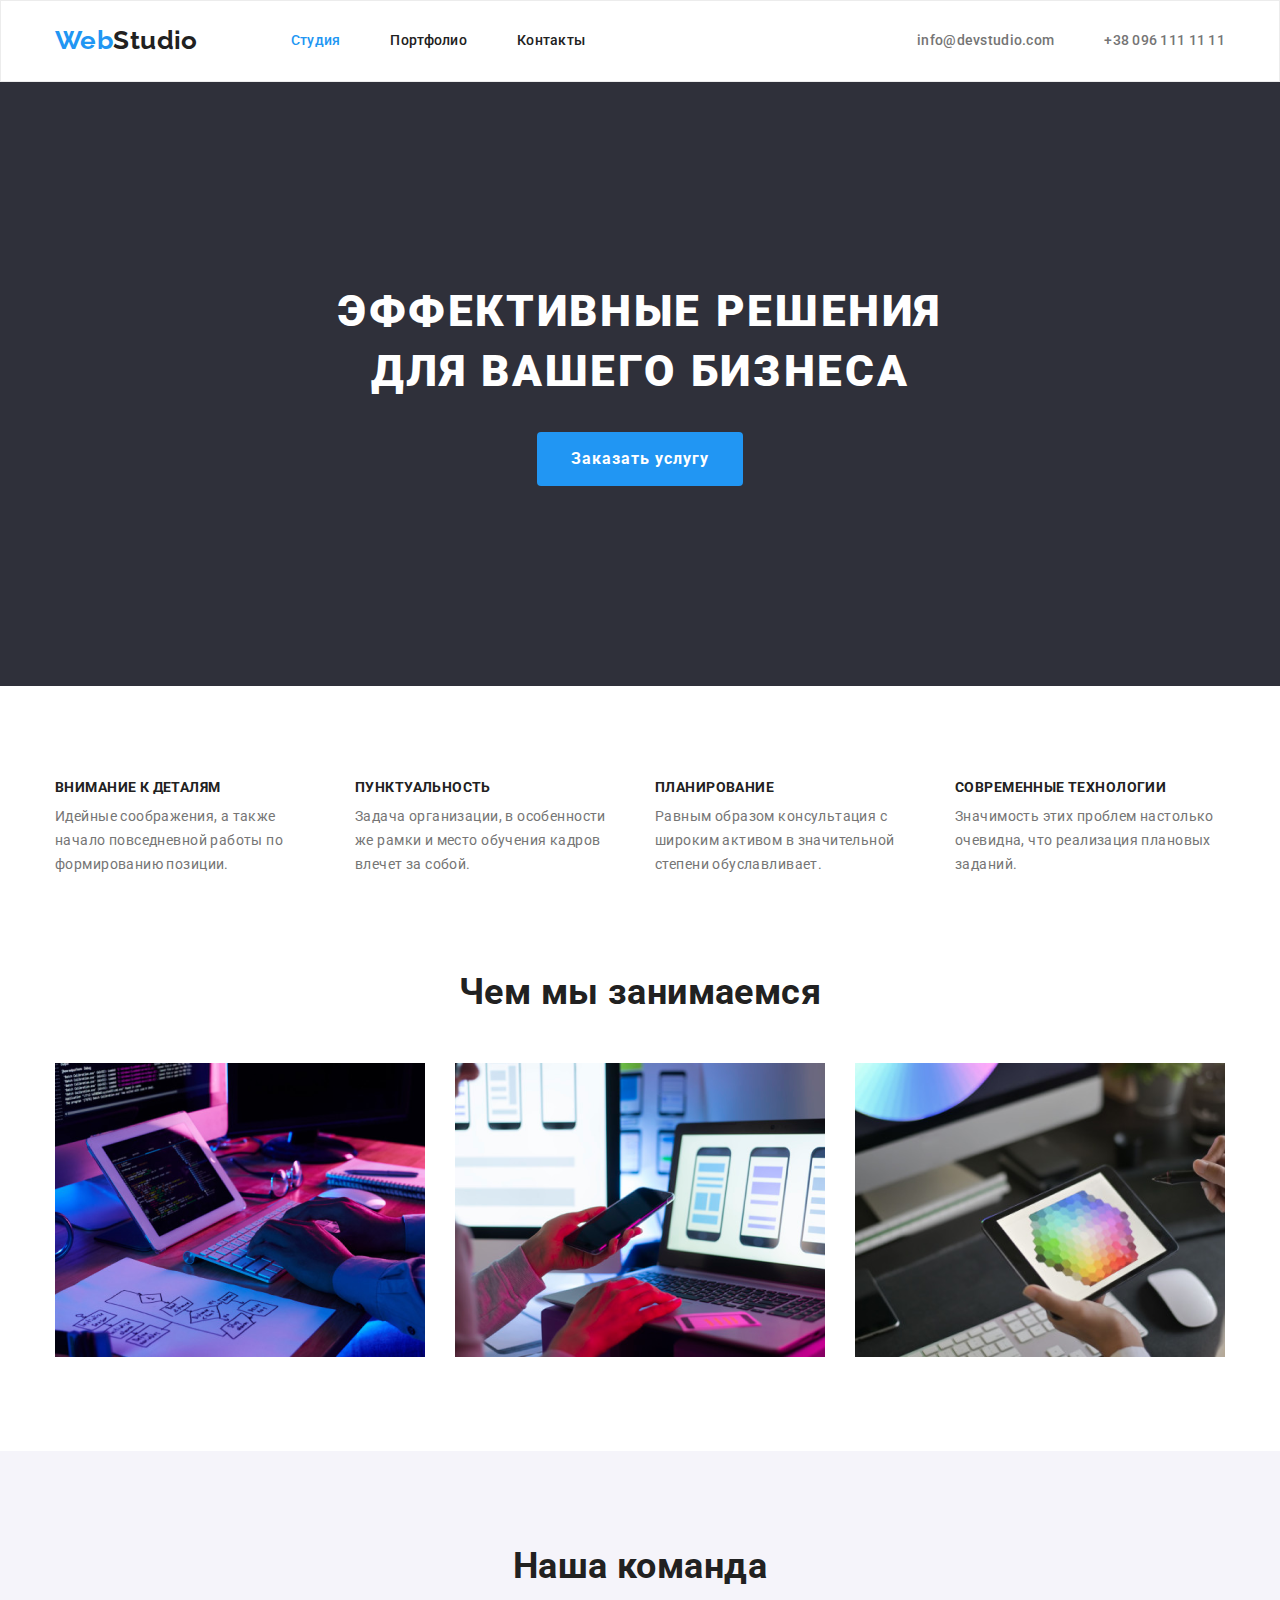
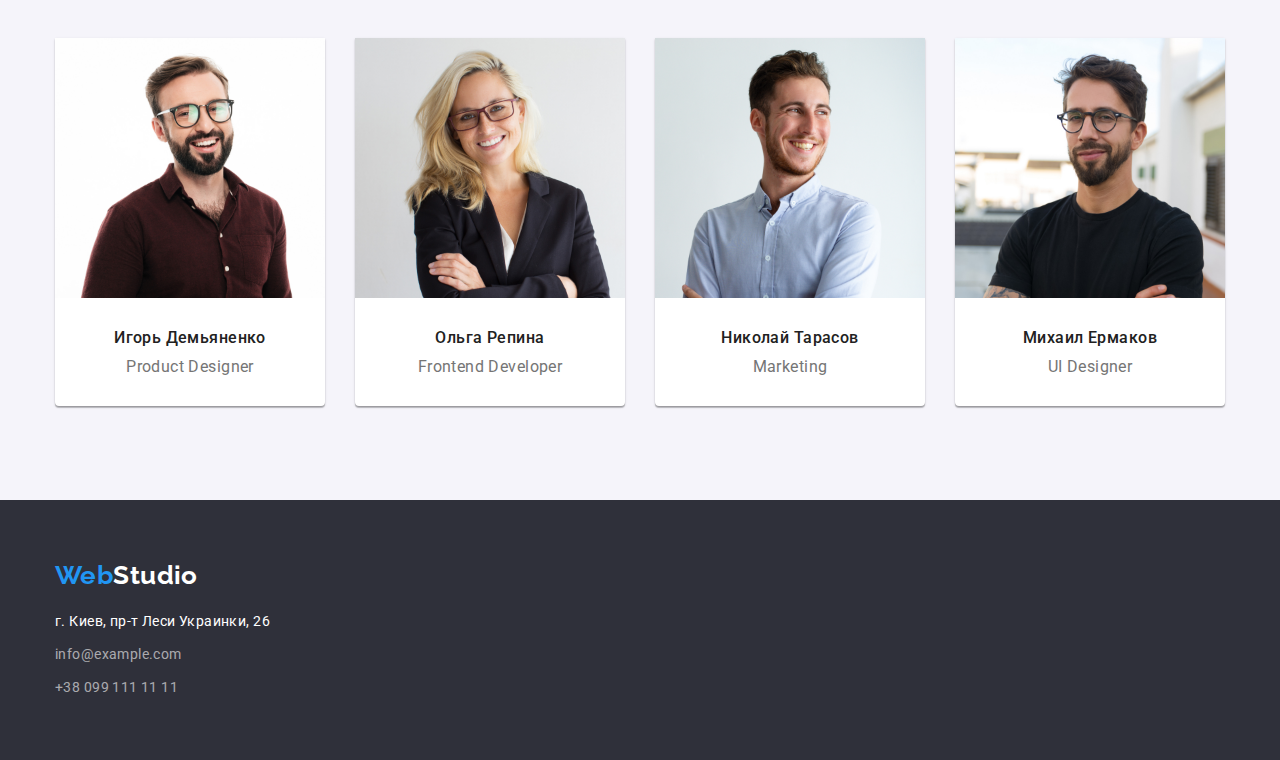
<file: index.html>
<!DOCTYPE html>
<html lang="ru">
  <head>
    <meta charset="UTF-8" />
    <meta name="viewport" content="width=device-width, initial-scale=1.0" />
    <title>WebStudio</title>
    <link rel="preconnect" href="https://fonts.gstatic.com" />
    <link
      href="https://fonts.googleapis.com/css2?family=Raleway:wght@400;700&family=Roboto:wght@400;500;700;900&display=swap"
      rel="stylesheet"
    />
    <link
      rel="stylesheet"
      href="https://cdnjs.cloudflare.com/ajax/libs/modern-normalize/1.0.0/modern-normalize.min.css"
    />
    <link rel="stylesheet" href="./css/styles.css" />
  </head>
  <body>
    <header class="header">
      <div class="container">
        <nav class="nav">
          <a lang="en" href="#" class="logo"
            ><span class="web">Web</span>Studio
          </a>
          <ul class="nav-main list">
            <li class="item">
              <a href="#" class="link current">Студия</a>
            </li>
            <li class="item">
              <a href="./portfolio.html" class="link">Портфолио</a>
            </li>
            <li class="item">
              <a href="#" class="link">Контакты</a>
            </li>
          </ul>
        </nav>
        <ul class="contacts list">
          <li class="item">
            <a href="mailto:info@devstudio.com" class="link"
              >info@devstudio.com</a
            >
          </li>
          <li class="item">
            <a href="tel:+380961111111" class="link">+38 096 111 11 11</a>
          </li>
        </ul>
      </div>
    </header>
    <main>
      <!--hero-->
      <section class="hero">
        <div class="container">
          <h1 class="hero-title">
            Эффективные решения <br />
            для вашего бизнеса
          </h1>
          <button type="button" class="button primary">Заказать услугу</button>
        </div>
      </section>
      <!--Features-->
      <section class="feature">
        <div class="container">
          <h2 hidden>Особенноти</h2>
          <ul class="feature-list list">
            <li class="item">
              <h3 class="title">Внимание к деталям</h3>
              <p class="text">
                Идейные соображения, а также начало повседневной работы по
                формированию позиции.
              </p>
            </li>
            <li class="item">
              <h3 class="title">Пунктуальность</h3>
              <p class="text">
                Задача организации, в особенности же рамки и место обучения
                кадров влечет за собой.
              </p>
            </li>
            <li class="item">
              <h3 class="title">Планирование</h3>
              <p class="text">
                Равным образом консультация с широким активом в значительной
                степени обуславливает.
              </p>
            </li>
            <li class="item">
              <h3 class="title">Современные технологии</h3>
              <p class="text">
                Значимость этих проблем настолько очевидна, что реализация
                плановых заданий.
              </p>
            </li>
          </ul>
        </div>
      </section>
      <!-- about-->
      <section class="about">
        <div class="container">
          <h2 class="big-title">Чем мы занимаемся</h2>
          <ul class="about-list list">
            <li class="item">
              <img
                src="./images/about/about_img_1.png"
                alt="компютер"
                width="370"
                height="294"
              />
            </li>
            <li class="item">
              <img
                src="./images/about/about_img_2.png"
                alt="телефон"
                width="370"
                height="294"
              />
            </li>
            <li class="item">
              <img
                src="./images/about/about_img_3.png"
                alt="планшет"
                width="370"
                height="294"
              />
            </li>
          </ul>
        </div>
      </section>
      <!--Team-->
      <section class="team">
        <div class="container">
          <h2 class="big-title">Наша команда</h2>
          <ul class="team-list list">
            <li class="item">
              <img
                src="./images/our_team/Демьяненко.jpg"
                alt="Демьяненько"
                width="270"
                height="260"
              />
              <div class="card">
                <h3 class="title">Игорь Демьяненко</h3>
                <p class="text">Product Designer</p>
              </div>
            </li>
            <li class="item">
              <img
                src="./images/our_team/Репина.jpg"
                alt="Репина"
                width="270"
                height="260"
              />
              <div class="card">
                <h3 class="title">Ольга Репина</h3>
                <p class="text">Frontend Developer</p>
              </div>
            </li>
            <li class="item">
              <img
                src="./images/our_team/Тарасов.jpg"
                alt="Тарасов"
                width="270"
                height="260"
              />
              <div class="card">
                <h3 class="title">Николай Тарасов</h3>
                <p class="text">Marketing</p>
              </div>
            </li>
            <li class="item">
              <img
                src="./images/our_team/Ермаков.jpg"
                alt="Ермаков"
                width="270"
                height="260"
              />
              <div class="card">
                <h3 class="title">Михаил Ермаков</h3>
                <p class="text">UI Designer</p>
              </div>
            </li>
          </ul>
        </div>
      </section>
    </main>

    <footer class="footer">
      <div class="container">
        <a href="#" class="logo"><span class="web">Web</span>Studio</a>
        <address class="address">
          <ul class="address-list list">
            <li class="item">
              <a
                href="https://goo.gl/maps/3HchapmakeDrpsUs8"
                target="blank"
                class="maps link"
                >г. Киев, пр-т Леси Украинки, 26
              </a>
            </li>
            <li class="item">
              <a href="mailto:info@example.com" class="link"
                >info@example.com</a
              >
            </li>
            <li class="item">
              <a href="tel:+380991111111" class="link">+38 099 111 11 11</a>
            </li>
          </ul>
        </address>
      </div>
    </footer>
  </body>
</html>
</file>
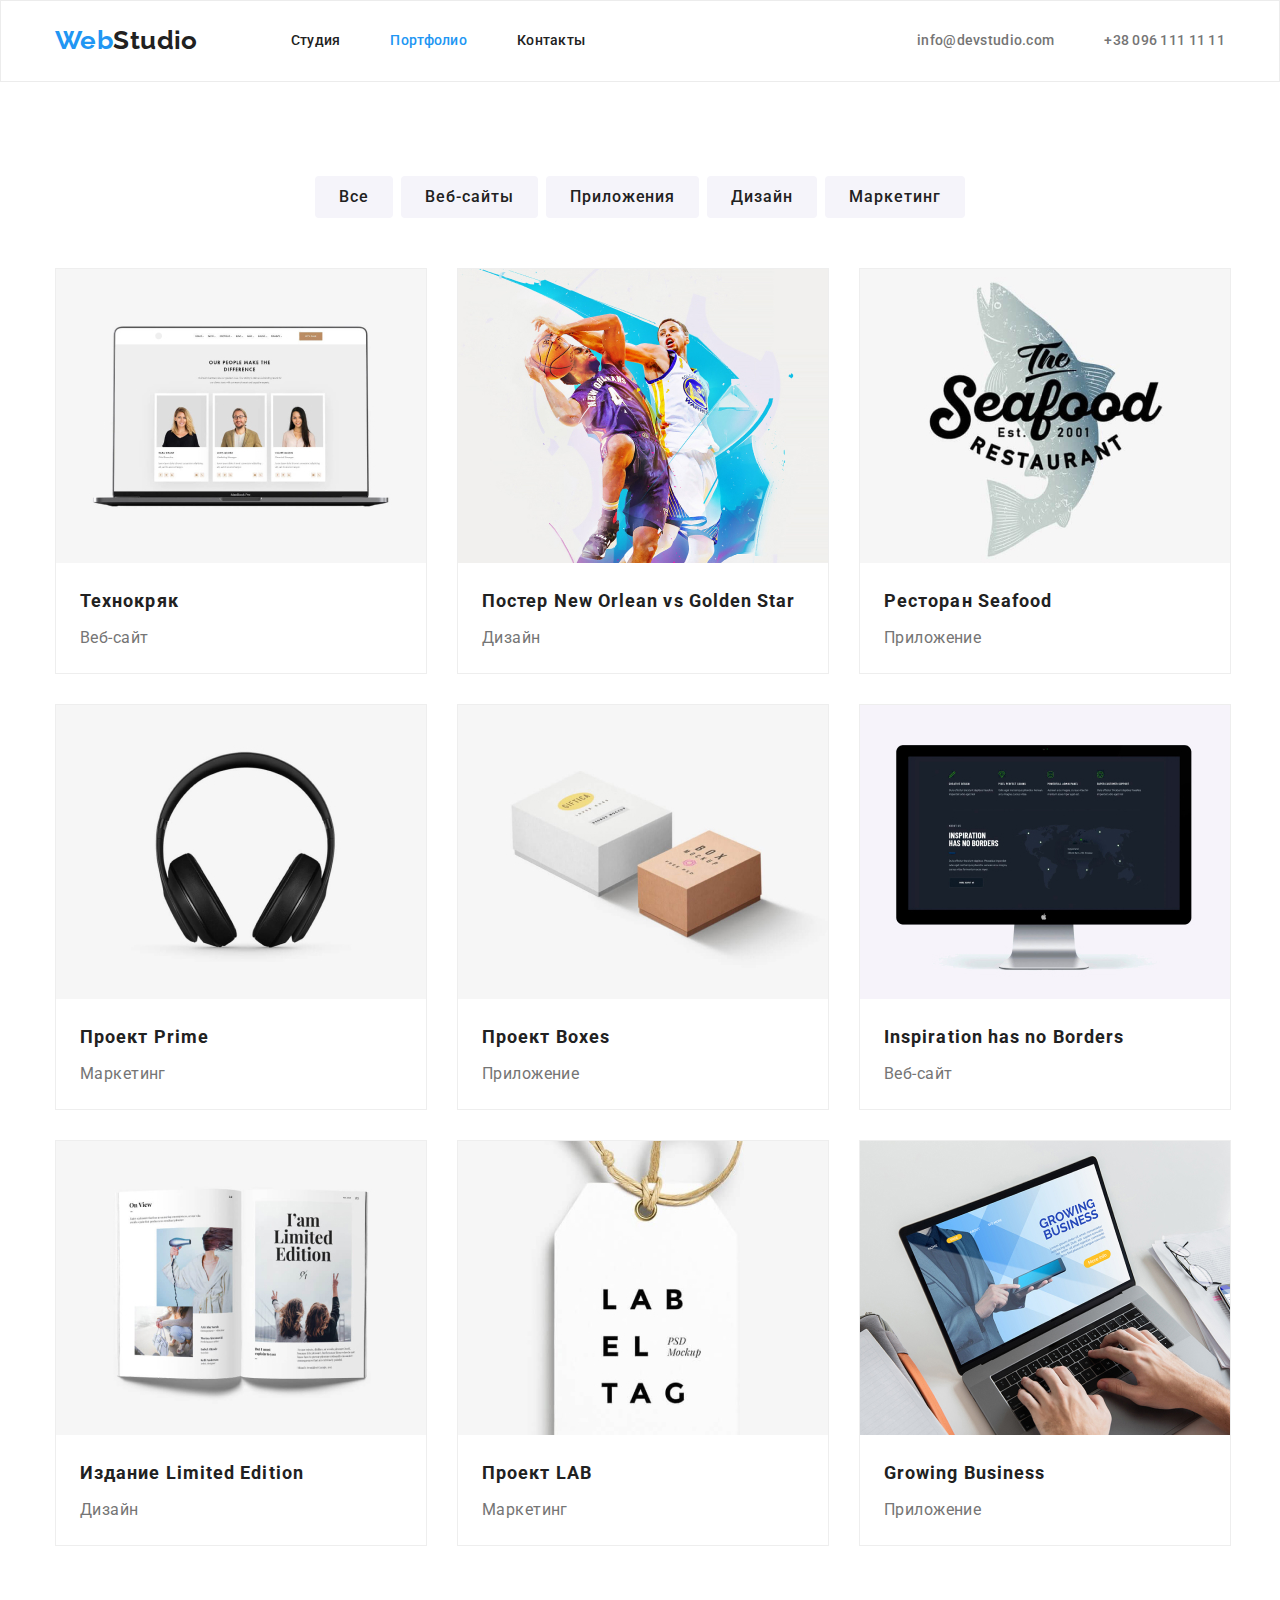
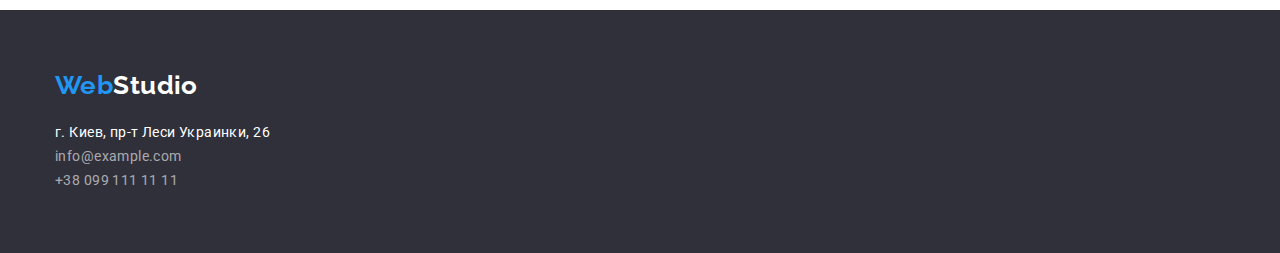
<file: portfolio.html>
<!DOCTYPE html>
<html lang="ru">
  <head>
    <meta charset="UTF-8" />
    <meta name="viewport" content="width=device-width, initial-scale=1.0" />
    <title>WebStudio</title>
    <link rel="preconnect" href="https://fonts.gstatic.com" />
    <link
      href="https://fonts.googleapis.com/css2?family=Raleway:wght@400;700&family=Roboto:wght@400;500;700;900&display=swap"
      rel="stylesheet"
    />
    <link
      rel="stylesheet"
      href="https://cdnjs.cloudflare.com/ajax/libs/modern-normalize/1.0.0/modern-normalize.min.css"
    />
    <link rel="stylesheet" href="./css/styles.css" />
  </head>
  <body>
    <header class="header">
      <div class="container">
        <nav class="nav">
          <a lang="en" href="#" class="logo"
            ><span class="web">Web</span>Studio
          </a>
          <ul class="nav-main list">
            <li class="item">
              <a href="./index.html" class="link">Студия</a>
            </li>
            <li class="item">
              <a href="./portfolio.html" class="link current">Портфолио</a>
            </li>
            <li class="item">
              <a href="#" class="link">Контакты</a>
            </li>
          </ul>
        </nav>
        <ul class="contacts list">
          <li class="item">
            <a href="mailto:info@devstudio.com" class="link"
              >info@devstudio.com</a
            >
          </li>
          <li class="item">
            <a href="tel:+380961111111" class="link">+38 096 111 11 11</a>
          </li>
        </ul>
      </div>
    </header>
    <section class="portfolio">
      <div class="container">
        <h1 class="visually-hidden">Портфолио</h1>
        <ul class="filter-list list">
          <li class="item">
            <button type="button" class="button">Все</button>
          </li>
          <li class="item">
            <button type="button" class="button">Веб-сайты</button>
          </li>
          <li class="item">
            <button type="button" class="button">Приложения</button>
          </li>
          <li class="item">
            <button type="button" class="button">Дизайн</button>
          </li>
          <li class="item">
            <button type="button" class="button">Маркетинг</button>
          </li>
        </ul>
        <h2 class="visually-hidden">Проекты</h2>
        <ul class="project-list list">
          <li class="project-item">
            <a href="" class="link">
              <img src="./images/portfolio/techno.jpg " alt="ноутбук" />
              <div class="card">
                <h3 class="title">Технокряк</h3>
                <p class="text">Веб-сайт</p>
              </div>
            </a>
          </li>
          <li class="project-item">
            <a href="" class="link">
              <img
                src="./images/portfolio/poster.jpg"
                alt="два баскетболиста"
              />
              <div class="card">
                <h3 class="title">Постер New Orlean vs Golden Star</h3>
                <p class="text">Дизайн</p>
              </div>
            </a>
          </li>
          <li class="project-item">
            <a href="" class="link">
              <img src="./images/portfolio/seafood.jpg" alt="рыба" />
              <div class="card">
                <h3 class="title">Ресторан Seafood</h3>
                <p class="text">Приложение</p>
              </div>
            </a>
          </li>
          <li class="project-item">
            <a href="" class="link">
              <img src="./images/portfolio/project_prime.jpg" alt="наушники" />
              <div class="card">
                <h3 class="title">Проект Prime</h3>
                <p class="text">Маркетинг</p>
              </div>
            </a>
          </li>
          <li class="project-item">
            <a href="" class="link">
              <img
                src="./images/portfolio/project_boxes.jpg"
                alt="две коробки"
              />
              <div class="card">
                <h3 class="title">Проект Boxes</h3>
                <p class="text">Приложение</p>
              </div>
            </a>
          </li>
          <li class="project-item">
            <a href="" class="link">
              <img
                src="./images/portfolio/inspiration.jpg"
                alt="монитор с материками"
              />
              <div class="card">
                <h3 class="title">Inspiration has no Borders</h3>
                <p class="text">Веб-сайт</p>
              </div>
            </a>
          </li>
          <li class="project-item">
            <a href="" class="link">
              <img src="./images/portfolio/limited_edition.jpg" alt="книга" />
              <div class="card">
                <h3 class="title">Издание Limited Edition</h3>
                <p class="text">Дизайн</p>
              </div>
            </a>
          </li>
          <li class="project-item">
            <a href="" class="link">
              <img src="./images/portfolio/project_lab.jpg" alt="бирка" />
              <div class="card">
                <h3 class="title">Проект LAB</h3>
                <p class="text">Маркетинг</p>
              </div>
            </a>
          </li>
          <li class="project-item">
            <a href="" class="link">
              <img
                src="./images/portfolio/growing_business.jpg"
                alt="печатают на ноутбуке"
              />
              <div class="card">
                <h3 class="title">Growing Business</h3>
                <p class="text">Приложение</p>
              </div>
            </a>
          </li>
        </ul>
      </div>
    </section>
    <footer class="footer">
      <div class="container">
        <a href="#" class="logo"><span class="web">Web</span>Studio</a>
        <address>
          <ul class="address-list list">
            <li>
              <a
                href="https://goo.gl/maps/3HchapmakeDrpsUs8"
                target="blank"
                class="maps link"
                >г. Киев, пр-т Леси Украинки, 26
              </a>
            </li>
            <li>
              <a href="mailto:info@example.com" class="link"
                >info@example.com</a
              >
            </li>
            <li>
              <a href="tel:+380991111111" class="link">+38 099 111 11 11</a>
            </li>
          </ul>
        </address>
      </div>
    </footer>
  </body>
</html>
</file>
<file: css/styles.css>
html {
  box-sizing: border-box;
}

*,
*::before,
*::after {
  box-sizing: inherit;
}

:root {
  --primary-text-color: #212121;
  --title-text-color: #757575;
  --accent-color: #2196f3;
  --primary-white-color: #ffffff;
  --bg-black-color: #2f303a;
  --bg-button-color: #f5f4fa;
}

body {
  background-color: var(--primary-white-color);
  color: var(--title-text-color);

  margin: 0;
  font-family: Roboto, sans-serif;
  font-weight: 400;
  font-size: 14px;
  line-height: 1.71;
  letter-spacing: 0.03em;
}

.list {
  list-style: none;
  padding: 0;
  margin: 0;
}

img {
  border-style: none;
  display: block;
}

h1,
h2,
h3,
h4,
p {
  margin: 0;
}

/* logo */

.logo {
  color: var(--primary-text-color);

  font-family: Raleway, sans-serif;
  text-decoration: none;
  font-weight: 700;
  font-size: 26px;
  line-height: 1.19;
}

.header {
  border: 1px solid #ececec;
}

.header .container {
  display: flex;
  align-items: center;
}

.header .logo {
  padding: 24px 0px;
  margin-right: 93px;
}

.footer .logo {
  margin-bottom: 20px;
  display: inline-block;

  color: var(--primary-white-color);
}

.web {
  color: var(--accent-color);
}

/* header nav */
.nav,
.nav-main {
  display: flex;
}

.contacts .item + .item,
.nav-main .item + .item {
  margin-left: 50px;
}

.nav-main .link {
  display: block;
  padding-top: 32px;
  padding-bottom: 32px;

  color: var(--primary-text-color);
  text-decoration: none;

  font-weight: 500;
  line-height: 1.14;
  letter-spacing: 0.02em;
}

.address-list .link:hover,
.address-list .link:focus,
.contacts .link:hover,
.contacts .link:focus,
.nav-main .link:hover,
.nav-main .link:focus,
.nav-main .link.current {
  color: var(--accent-color);
}

/* header contacts */

.contacts .link {
  display: block;
  padding-top: 32px;
  padding-bottom: 32px;

  color: var(--title-text-color);
  text-decoration: none;

  font-weight: 500;
  line-height: 1.14;
  letter-spacing: 0.02em;
}

.contacts {
  display: flex;
  align-items: center;
  margin-left: auto;
}

.contacts .item {
  display: flex;
  align-items: center;
}

/* Hero */

.hero {
  padding-top: 200px;
  padding-bottom: 200px;
  text-align: center;
  background: var(--bg-black-color);
}

.hero-title {
  margin-left: auto;
  margin-right: auto;
  margin-bottom: 30px;

  color: var(--primary-white-color);

  font-weight: 900;
  font-size: 44px;
  line-height: 1.36;
  letter-spacing: 0.06em;
  text-transform: uppercase;
}

/* Sections */

.big-title {
  margin-bottom: 50px;

  color: var(--primary-text-color);

  font-size: 36px;
  line-height: 1.17;
  text-align: center;
}

/* feature */

.portfolio,
.team,
.feature {
  padding-top: 94px;
  padding-bottom: 94px;
}

.feature .item {
  width: 270px;
}

.about .item + .item,
.team .item + .item,
.feature .item + .item {
  margin-left: 30px;
}

.feature-list {
  display: flex;
}

.feature-list .title {
  margin-bottom: 10px;

  color: var(--primary-text-color);

  font-size: 14px;
  line-height: 1.14;
  text-transform: uppercase;
}

/* about */

.about {
  padding-top: 0;
  padding-bottom: 94px;
}

.about-list .item {
  width: 370px;
}

.team-list,
.about-list {
  display: flex;
}

/* team */

.team {
  background-color: var(--bg-button-color);
}

.team .item {
  background: var(--primary-white-color);
  line-height: 0px;

  box-shadow: 0px 1px 3px rgba(0, 0, 0, 0.12), 0px 1px 1px rgba(0, 0, 0, 0.14),
    0px 2px 1px rgba(0, 0, 0, 0.2);
  border-radius: 0px 0px 4px 4px;
}

.team .card {
  width: 270px;
  height: 108px;
  padding: 30px;
  text-align: center;
}

.team-list .title {
  margin-bottom: 10px;

  color: var(--primary-text-color);

  font-weight: 500;
  font-size: 16px;
  line-height: 1.19;
}

.team-list .text {
  font-size: 16px;
  line-height: 1.19;
}

/* footer */

.footer {
  background: var(--bg-black-color);
  padding-top: 60px;
  padding-bottom: 60px;
}

.address-list .link {
  color: rgba(255, 255, 255, 0.6);

  text-decoration: none;
  font-style: normal;
}

.address-list .maps {
  color: var(--primary-white-color);

  text-decoration: none;
  font-style: normal;
}

.address .item + .item {
  margin-top: 9px;
}

/* button */

.button {
  background-color: var(--bg-button-color);
  color: var(--primary-text-color);

  display: inline-block;
  cursor: pointer;
  padding: 6px 22px;
  border-radius: 4px;
  border-color: transparent;
  outline: none;
  margin: 0 auto;
  font-family: Roboto, sans-serif;
  font-weight: 500;
  font-size: 16px;
  line-height: 1.62;
  letter-spacing: 0.06em;

  display: flex;
  justify-content: flex-start;
}

.portfolio .button:hover {
  background: var(--accent-color);
  box-shadow: 0px 3px 1px rgba(0, 0, 0, 0.1), 0px 1px 2px rgba(0, 0, 0, 0.08),
    0px 2px 2px rgba(0, 0, 0, 0.12);
}

.portfolio .button:focus {
  color: var(--primary-white-color);
  background: var(--accent-color);
  border: 2px solid var(--primary-text-color);
}

.hero .button:hover {
  box-shadow: 0px 3px 1px rgba(0, 0, 0, 25%);
}

.hero .button:focus {
  color: var(--primary-white-color);
  background: var(--accent-color);
  border: 2px solid var(--primary-white-color);
}

.hero .button {
  background-color: var(--accent-color);
  color: var(--primary-white-color);

  padding: 10px 32px;
  min-width: 200px;
  font-weight: 700;
  line-height: 1.87;
}

/* portfolio */

.visually-hidden {
  position: absolute;
  clip: rect(1px 1px 1px 1px);
}

.filter-list {
  display: flex;
  justify-content: center;

  margin-bottom: 50px;
}

.filter-list .item + .item {
  margin-left: 8px;
}

.portfolio .card {
  width: 370px;
  height: 110px;
  padding: 20px 24px;
}

.project-list .title {
  color: var(--primary-text-color);
  margin-bottom: 4px;
  font-size: 18px;
  line-height: 2;
  letter-spacing: 0.06em;
}

.project-list .text {
  color: var(--title-text-color);

  font-size: 16px;
  line-height: 1.87;
}

.project-list .link {
  text-decoration: none;
}

.project-list {
  display: flex;
  flex-wrap: wrap;
  margin-right: -30px;
  margin-bottom: -30px;
  margin-left: 0;
  margin-top: 0;
}

.project-item {
  display: block;
  margin-right: 30px;
  margin-bottom: 30px;
  width: 372px;

  background-color: var(--primary-white-color);
  border: 1px solid #eeeeee;
  box-sizing: border-box;
  line-height: 0;
}

.project-item:nth-child(3n) {
  margin-right: 0px;
}

.project-item:nth-last-child(-n + 3) {
  margin-bottom: 0;
}

.container {
  width: 1200px;
  margin-left: auto;
  margin-right: auto;
  padding-left: 15px;
  padding-right: 15px;
}
</file>
